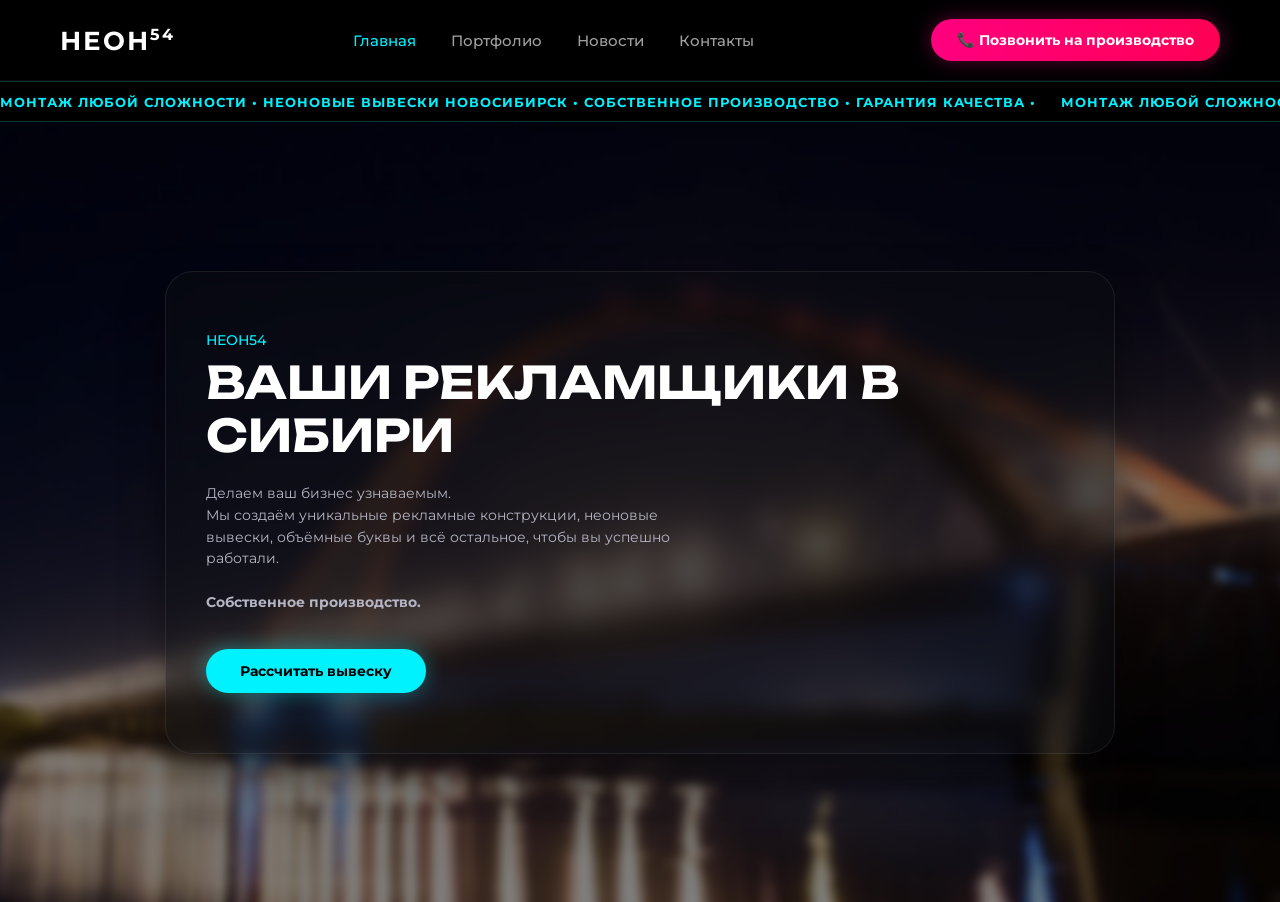
<file: index.html>
<!DOCTYPE html>
<html lang="ru">
<head>
    <meta charset="UTF-8">
    <meta name="viewport" content="width=device-width, initial-scale=1.0">
    <title>НЕОН 54 | Изготовление вывесок Новосибирск</title>
    
    <link href="https://fonts.googleapis.com/css2?family=Montserrat:wght@400;500;600;700&family=Playfair+Display:ital,wght@0,600;0,700;1,400&family=Unbounded:wght@400;700&display=swap" rel="stylesheet">
    <link rel="stylesheet" href="style.css">
</head>
<body>
    <canvas id="canvas"></canvas>

    <div class="site-wrapper">
        <header>
            <div class="container header-inner">
                <div class="logo" onclick="location.href='index.html'">НЕОН<span>54</span></div>
                
                <button class="burger-btn" id="burgerBtn" aria-label="Открыть меню">
                    <span></span>
                    <span></span>
                    <span></span>
                </button>

                <nav class="nav" id="navMenu">
                    <a href="index.html" class="active">Главная</a>
                    <a href="portfolio.html">Портфолио</a>
                    <a href="news.html">Новости</a>
                    <a href="javascript:void(0)" onclick="toggleOverlay('contactsBlock')">Контакты</a>
                </nav>
                <a href="tel:+79609023610" class="btn-call" id="headerCallBtn">
                    📞 Позвонить на производство
                </a>
            </div>
        </header>

        <div class="marquee-container">
            <div class="marquee-content">
                <span>МОНТАЖ ЛЮБОЙ СЛОЖНОСТИ • НЕОНОВЫЕ ВЫВЕСКИ НОВОСИБИРСК • СОБСТВЕННОЕ ПРОИЗВОДСТВО • ГАРАНТИЯ КАЧЕСТВА • </span>
                <span>МОНТАЖ ЛЮБОЙ СЛОЖНОСТИ • НЕОНОВЫЕ ВЫВЕСКИ НОВОСИБИРСК • СОБСТВЕННОЕ ПРОИЗВОДСТВО • ГАРАНТИЯ КАЧЕСТВА • </span>
            </div>
        </div>

        <section class="hero-section">
            <div class="hero-card">
                <div class="neon-heading">НЕОН54</div>
                <h1 class="hero-title">ВАШИ РЕКЛАМЩИКИ В СИБИРИ</h1>
                <p class="hero-subtitle">
                    Делаем ваш бизнес узнаваемым.<br>
                    Мы создаём уникальные рекламные конструкции, неоновые вывески, объёмные буквы и всё остальное, чтобы вы успешно работали.<br><br>
                    <strong>Собственное производство.</strong>
                </p>
                <a href="quiz.html" class="btn-cyan btn-large">Рассчитать вывеску</a>
            </div>
        </section>

        <div id="contactsBlock" class="overlay">
            <div class="overlay-content glass-card">
                <span class="close-x" onclick="toggleOverlay('contactsBlock')">&times;</span>
                <h2>Наши <span>Контакты</span></h2>
                <div style="margin-top: 20px; display: flex; flex-direction: column; align-items: center; gap: 15px;">
                    <p style="margin-bottom: 5px; opacity: 0.9; text-align: center; font-size: 1.05rem;">
                        📍 <strong>Адрес:</strong> г. Новосибирск, ул. Богдана Хмельницкого 71, оф. 324
                    </p>
                    
                    <a href="tel:+79609023610" style="font-size: 1.6rem; color: var(--accent-cyan, #00f2ff); text-decoration: none; font-family: 'Montserrat', sans-serif; font-weight: 700;">
                        📞 +7 (960) 902-36-10
                    </a>

                    <div class="social-links" style="display: flex; gap: 10px; margin-top: 10px; flex-wrap: wrap; justify-content: center;">
                        
                        <a href="https://t.me/neon_baron" target="_blank" class="social-btn tg" title="Написать в Telegram" style="display: inline-flex; align-items: center; gap: 8px; padding: 10px 16px; border-radius: 50px; background: rgba(255, 255, 255, 0.05); border: 1px solid rgba(0, 136, 204, 0.5); color: #fff; text-decoration: none; font-family: 'Montserrat', sans-serif; font-size: 0.85rem; font-weight: 600;">
                            <svg width="18" height="18" viewBox="0 0 24 24" fill="currentColor">
                                <path d="M12 2C6.48 2 2 6.48 2 12s4.48 10 10 10 10-4.48 10-10S17.52 2 12 2zm4.64 6.8c-.15 1.58-.8 5.42-1.13 7.19-.14.75-.42 1-.68 1.03-.58.05-1.02-.38-1.58-.75-.88-.58-1.38-.94-2.23-1.5-.99-.65-.35-1.01.22-1.59.15-.15 2.71-2.48 2.76-2.69.01-.03.01-.14-.07-.2-.08-.06-.19-.04-.27-.02-.12.02-1.96 1.25-5.54 3.69-.52.36-1 .53-1.42.52-.47-.01-1.37-.26-2.03-.48-.82-.27-1.47-.42-1.42-.88.03-.24.37-.49 1.02-.75 3.98-1.73 6.64-2.87 7.97-3.43 3.8-1.58 4.59-1.85 5.1-1.86.11 0 .36.03.52.16.14.12.18.28.2.45-.01.07.01.22 0 .34z"/>
                            </svg>
                            <span>@neon_baron</span>
                        </a>

                        <a href="https://wa.me/79609023610" target="_blank" class="social-btn wa" title="Написать в WhatsApp" style="display: inline-flex; align-items: center; gap: 8px; padding: 10px 16px; border-radius: 50px; background: rgba(255, 255, 255, 0.05); border: 1px solid rgba(37, 211, 102, 0.5); color: #fff; text-decoration: none; font-family: 'Montserrat', sans-serif; font-size: 0.85rem; font-weight: 600;">
                            <svg width="18" height="18" viewBox="0 0 24 24" fill="currentColor">
                                <path d="M12.031 2c-5.517 0-9.993 4.476-9.993 9.993 0 1.763.459 3.479 1.33 4.992l-1.414 5.161 5.283-1.386c1.455.793 3.104 1.226 4.794 1.226 5.517 0 9.993-4.476 9.993-9.993s-4.476-9.993-9.993-9.993zm5.82 14.28c-.244.688-1.228 1.282-2.001 1.349-.53.046-1.223.08-3.541-.882-2.965-1.229-4.871-4.249-5.019-4.446-.148-.198-1.203-1.601-1.203-3.053 0-1.452.759-2.167 1.03-2.459.27-.293.593-.365.791-.365.198 0 .396.002.568.01.182.008.428-.069.67.511.244.58.83 2.029.903 2.176.073.148.121.322.024.516-.096.194-.145.316-.289.489-.145.173-.305.387-.436.52-.145.148-.297.309-.128.6.168.291.752 1.24 1.614 2.008 1.109.988 2.043 1.295 2.334 1.442.291.148.463.123.635-.073.173-.197.74-.863.937-1.159.198-.296.395-.247.665-.148.271.098 1.724.813 2.02 0.961.296.148.494.222.568.346.074.123.074.715-.17 1.403z"/>
                            </svg>
                            <span>WhatsApp</span>
                        </a>

                        <a href="https://www.instagram.com/neon54_nsk?igsh=OGxpdmkyN3NtZmtr" target="_blank" class="social-btn insta" title="Открыть Instagram" style="display: inline-flex; align-items: center; gap: 8px; padding: 10px 16px; border-radius: 50px; background: rgba(255, 255, 255, 0.05); border: 1px solid rgba(225, 48, 108, 0.5); color: #fff; text-decoration: none; font-family: 'Montserrat', sans-serif; font-size: 0.85rem; font-weight: 600;">
                            📸 <span>Instagram</span>
                        </a>

                        <a href="https://max.ru/u/f9LHodD0cOIbjE3GyQc6oJlWuySY1TZguUVA1AE2mDKAelByZnmGbe5Jy_w" target="_blank" class="social-btn max" title="Открыть MAX" style="display: inline-flex; align-items: center; gap: 8px; padding: 10px 16px; border-radius: 50px; background: rgba(255, 255, 255, 0.05); border: 1px solid rgba(0, 242, 255, 0.5); color: #fff; text-decoration: none; font-family: 'Montserrat', sans-serif; font-size: 0.85rem; font-weight: 600;">
                            <span style="font-family: 'Unbounded', sans-serif; font-weight: 800; font-size: 0.75rem; color: #00f2ff;">MAX</span>
                            <span>Мессенджер</span>
                        </a>

                    </div>

                    <p style="margin-top: 15px; opacity: 0.6; font-size: 0.9rem;">Работаем ежедневно. Звоните или пишите для консультации.</p>
                </div>
            </div>
        </div>
    </div>

    <script>
        document.addEventListener('DOMContentLoaded', () => {
            // Логика мобильного меню (бургер)
            const burgerBtn = document.getElementById('burgerBtn');
            const navMenu = document.getElementById('navMenu');
            if (burgerBtn && navMenu) {
                burgerBtn.addEventListener('click', () => {
                    navMenu.classList.toggle('active');
                    burgerBtn.classList.toggle('active');
                });
                navMenu.querySelectorAll('a').forEach(link => {
                    link.addEventListener('click', () => {
                        navMenu.classList.remove('active');
                        burgerBtn.classList.remove('active');
                    });
                });
            }

            window.toggleOverlay = function(id) {
                const el = document.getElementById(id);
                if (el) el.style.display = (window.getComputedStyle(el).display === 'none') ? 'flex' : 'none';
            };

            // Кнопка вызова: на ПК открываем контакты, на мобильных в шапке она скрывается через CSS
            const callBtn = document.getElementById('headerCallBtn');
            if (callBtn) {
                callBtn.addEventListener('click', (e) => {
                    if (window.innerWidth > 768) {
                        e.preventDefault();
                        toggleOverlay('contactsBlock');
                    }
                });
            }

            // Canvas частицы
            const canvas = document.getElementById('canvas');
            if (canvas) {
                const ctx = canvas.getContext('2d');
                let particles = [];
                function resizeCanvas() { canvas.width = window.innerWidth; canvas.height = window.innerHeight; }
                window.addEventListener('resize', resizeCanvas);
                resizeCanvas();

                class Particle {
                    constructor(x, y) {
                        this.x = x; this.y = y; this.size = 2; this.alpha = 1;
                        this.alphaStep = 1 / 50;
                    }
                    update() { this.size = Math.max(0.1, this.size * 0.98); this.alpha -= this.alphaStep; }
                    draw() {
                        ctx.save();
                        ctx.globalAlpha = this.alpha;
                        ctx.beginPath();
                        ctx.arc(this.x, this.y, this.size, 0, Math.PI * 2);
                        ctx.fillStyle = '#00f2ff';
                        ctx.shadowBlur = 10;
                        ctx.shadowColor = '#00f2ff';
                        ctx.fill();
                        ctx.restore();
                    }
                }

                window.addEventListener('mousemove', (e) => {
                    for (let i = 0; i < 2; i++) particles.push(new Particle(e.clientX, e.clientY));
                });

                function animate() {
                    ctx.clearRect(0, 0, canvas.width, canvas.height);
                    particles.forEach((p, i) => {
                        p.update(); p.draw();
                        if (p.alpha <= 0) particles.splice(i, 1);
                    });
                    requestAnimationFrame(animate);
                }
                animate();
            }
        });
    </script>
</body>
</html>
</file>
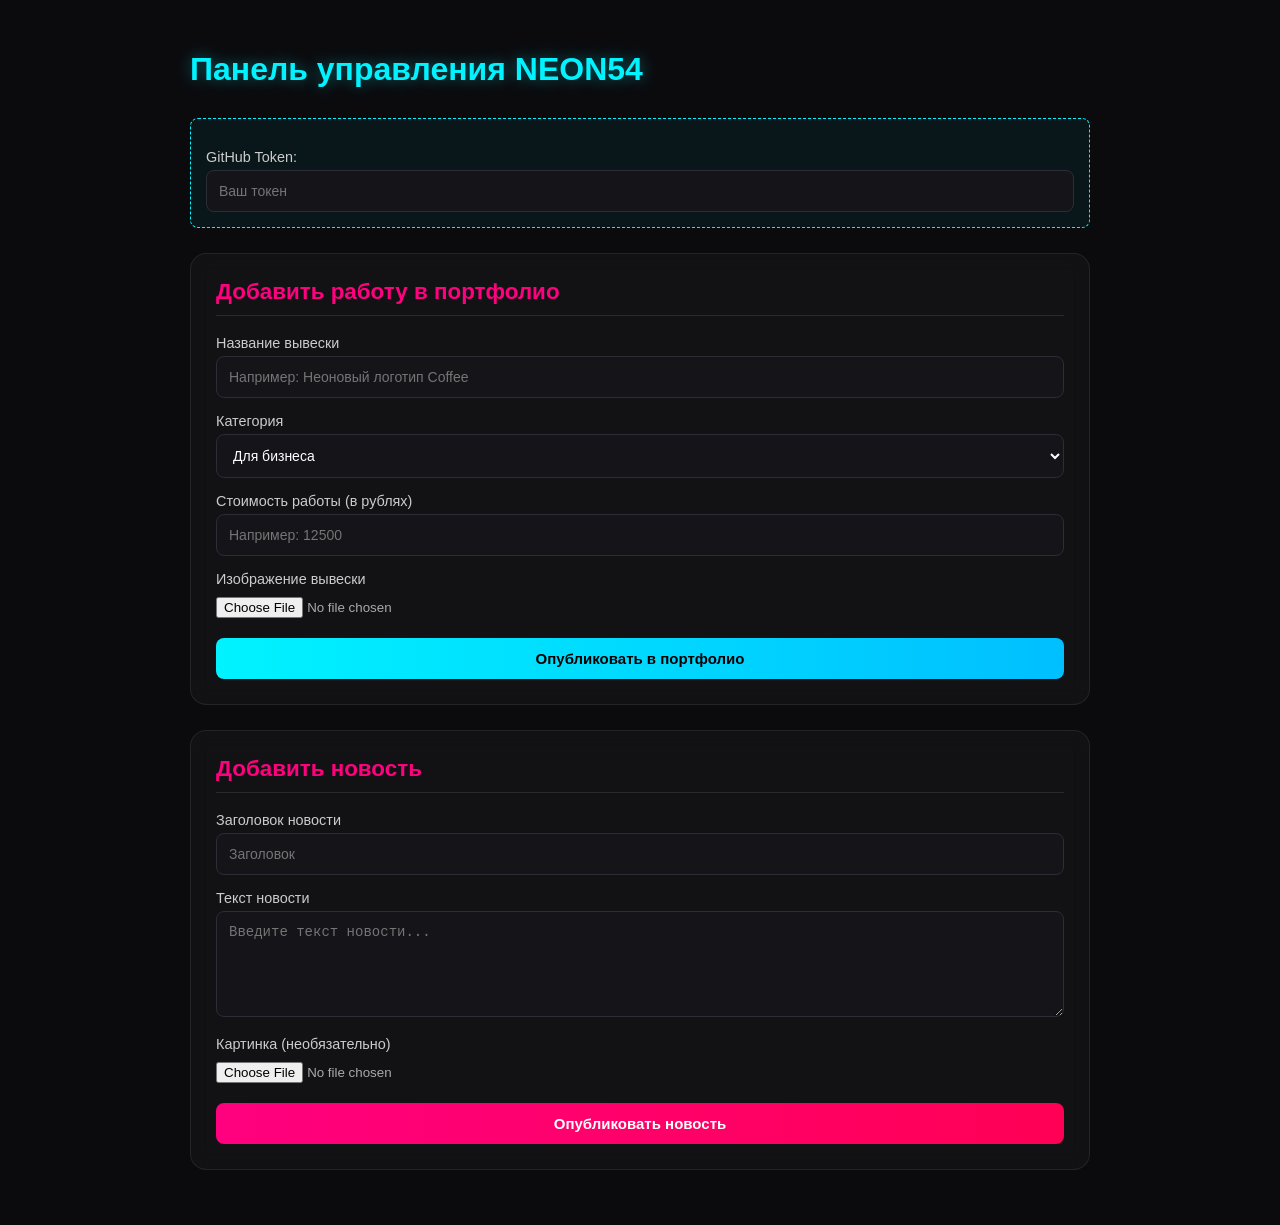
<file: admin.html>
<!DOCTYPE html>
<html lang="ru">
<head>
    <meta charset="UTF-8">
    <meta name="viewport" content="width=device-width, initial-scale=1.0">
    <title>Панель управления сайтом NEON54</title>
    <style>
        body { background: #0b0b0e; color: #fff; font-family: 'Segoe UI', Roboto, sans-serif; padding: 30px; margin: 0; }
        .container { max-width: 900px; margin: 0 auto; }
        h1 { color: #00f3ff; text-shadow: 0 0 15px rgba(0, 243, 255, 0.4); margin-bottom: 30px; font-size: 2rem; }
        .card { background: rgba(255, 255, 255, 0.03); border: 1px solid rgba(255, 255, 255, 0.08); padding: 25px; border-radius: 16px; margin-bottom: 25px; backdrop-filter: blur(10px); }
        h2 { margin-top: 0; color: #ff007f; font-size: 1.4rem; border-bottom: 1px solid rgba(255,255,255,0.1); padding-bottom: 10px; }
        label { display: block; margin: 15px 0 5px; color: #ccc; font-size: 0.9rem; }
        input[type="text"], input[type="number"], input[type="password"], textarea, select { width: 100%; padding: 12px; background: #141419; border: 1px solid #2d2d37; border-radius: 8px; color: #fff; box-sizing: border-box; font-size: 14px; }
        input:focus, textarea:focus, select:focus { border-color: #00f3ff; outline: none; }
        button { background: linear-gradient(90deg, #ff007f, #ff0055); color: white; border: none; padding: 12px 25px; border-radius: 8px; font-weight: bold; cursor: pointer; margin-top: 20px; transition: 0.3s; width: 100%; font-size: 15px; }
        button:hover { opacity: 0.9; box-shadow: 0 0 15px rgba(255, 0, 127, 0.4); }
        .btn-portfolio { background: linear-gradient(90deg, #00f3ff, #00bfff); color: #000; }
        .btn-portfolio:hover { box-shadow: 0 0 15px rgba(0, 243, 255, 0.4); }
        .token-box { background: rgba(0, 243, 255, 0.05); border: 1px dashed #00f3ff; padding: 15px; border-radius: 8px; margin-bottom: 25px; }
    </style>
</head>
<body>

<div class="container">
    <h1>Панель управления NEON54</h1>

    <div class="token-box">
        <label for="github-token">GitHub Token:</label>
        <input type="password" id="github-token" placeholder="Ваш токен">
    </div>

    <div class="card">
        <h2>Добавить работу в портфолио</h2>
        <form id="portfolio-form">
            <label for="p-title">Название вывески</label>
            <input type="text" id="p-title" placeholder="Например: Неоновый логотип Coffee" required>

            <label for="p-category">Категория</label>
            <select id="p-category">
                <option value="Для бизнеса">Для бизнеса</option>
                <option value="Для дома">Для дома</option>
            </select>

            <label for="p-price">Стоимость работы (в рублях)</label>
            <input type="number" id="p-price" placeholder="Например: 12500" required min="0">

            <label for="p-image">Изображение вывески</label>
            <input type="file" id="p-image" accept="image/*" required style="margin-top:5px; color:#aaa;">

            <button type="submit" class="btn-portfolio">Опубликовать в портфолио</button>
        </form>
    </div>

    <div class="card">
        <h2>Добавить новость</h2>
        <form id="news-form">
            <label for="n-title">Заголовок новости</label>
            <input type="text" id="n-title" placeholder="Заголовок" required>

            <label for="n-text">Текст новости</label>
            <textarea id="n-text" rows="5" placeholder="Введите текст новости..." required></textarea>

            <label for="n-image">Картинка (необязательно)</label>
            <input type="file" id="n-image" accept="image/*" style="margin-top:5px; color:#aaa;">

            <button type="submit">Опубликовать новость</button>
        </form>
    </div>
</div>

<script>
    const tokenInput = document.getElementById('github-token');
    tokenInput.value = localStorage.getItem('github_token') || "";
    tokenInput.addEventListener('input', () => {
        localStorage.setItem('github_token', tokenInput.value.trim());
    });
    if (!localStorage.getItem('github_token')) {
        localStorage.setItem('github_token', tokenInput.value);
    }

    const REPO = 'lizzi678/neon54';
    const BRANCH = 'main';
    const FILE_PATH = 'data.json';

    async function processImage(file, maxWidth = 800) {
        return new Promise((resolve) => {
            if (!file) resolve('');
            const reader = new FileReader();
            reader.readAsDataURL(file);
            reader.onload = (event) => {
                const img = new Image();
                img.src = event.target.result;
                img.onload = () => {
                    const canvas = document.createElement('canvas');
                    let width = img.width;
                    let height = img.height;
                    if (width > maxWidth) {
                        height = Math.round((height * maxWidth) / width);
                        width = maxWidth;
                    }
                    canvas.width = width;
                    canvas.height = height;
                    const ctx = canvas.getContext('2d');
                    ctx.drawImage(img, 0, 0, width, height);
                    resolve(canvas.toDataURL('image/jpeg', 0.7));
                };
            };
        });
    }

    async function loadDataFromGitHub() {
        try {
            const res = await fetch(`https://api.github.com/repos/${REPO}/contents/${FILE_PATH}?ref=${BRANCH}`);
            if (!res.ok) return { news: [], portfolio: [] };
            const data = await res.json();
            const jsonString = decodeURIComponent(escape(atob(data.content)));
            return JSON.parse(jsonString);
        } catch (e) {
            return { news: [], portfolio: [] };
        }
    }

    async function saveDataToGitHub(newData, message) {
        const token = tokenInput.value.trim();
        if (!token) {
            alert('Пожалуйста, введите токен!');
            return false;
        }

        try {
            const getRes = await fetch(`https://api.github.com/repos/${REPO}/contents/${FILE_PATH}?ref=${BRANCH}`, {
                headers: { 'Authorization': `token ${token}` }
            });
            
            let sha = '';
            if (getRes.ok) {
                const fileData = await getRes.json();
                sha = fileData.sha;
            }

            const contentEncoded = btoa(unescape(encodeURIComponent(JSON.stringify(newData, null, 2))));

            const putRes = await fetch(`https://api.github.com/repos/${REPO}/contents/${FILE_PATH}`, {
                method: 'PUT',
                headers: {
                    'Authorization': `token ${token}`,
                    'Content-Type': 'application/json',
                },
                body: JSON.stringify({
                    message: message,
                    content: contentEncoded,
                    branch: BRANCH,
                    sha: sha ? sha : undefined
                })
            });

            if (putRes.ok) {
                return true;
            } else {
                const err = await putRes.json();
                alert('Ошибка GitHub: ' + (err.message || 'Не удалось сохранить'));
                return false;
            }
        } catch (e) {
            alert('Ошибка сети: ' + e.message);
            return false;
        }
    }

    document.getElementById('portfolio-form').addEventListener('submit', async function(e) {
        e.preventDefault();
        const imageFile = document.getElementById('p-image').files[0];
        const base64Image = await processImage(imageFile);
        
        let db = await loadDataFromGitHub();
        db.portfolio = db.portfolio || [];
        db.portfolio.push({
            id: Date.now(),
            title: document.getElementById('p-title').value.trim(),
            category: document.getElementById('p-category').value,
            price: document.getElementById('p-price').value,
            image: base64Image
        });
        
        const success = await saveDataToGitHub(db, 'Добавлена работа в портфолио');
        if (success) {
            alert("Работа успешно опубликована!");
            this.reset();
        }
    });

    document.getElementById('news-form').addEventListener('submit', async function(e) {
        e.preventDefault();
        const imageFile = document.getElementById('n-image').files[0];
        const base64Image = imageFile ? await processImage(imageFile) : '';
        
        let db = await loadDataFromGitHub();
        db.news = db.news || [];
        db.news.push({
            id: Date.now(),
            title: document.getElementById('n-title').value.trim(),
            date: new Date().toLocaleDateString('ru-RU'),
            text: document.getElementById('n-text').value.trim(),
            image: base64Image
        });
        
        const success = await saveDataToGitHub(db, 'Добавлена новость');
        if (success) {
            alert("Новость успешно опубликована!");
            this.reset();
        }
    });
</script>
</body>
</html>
</file>
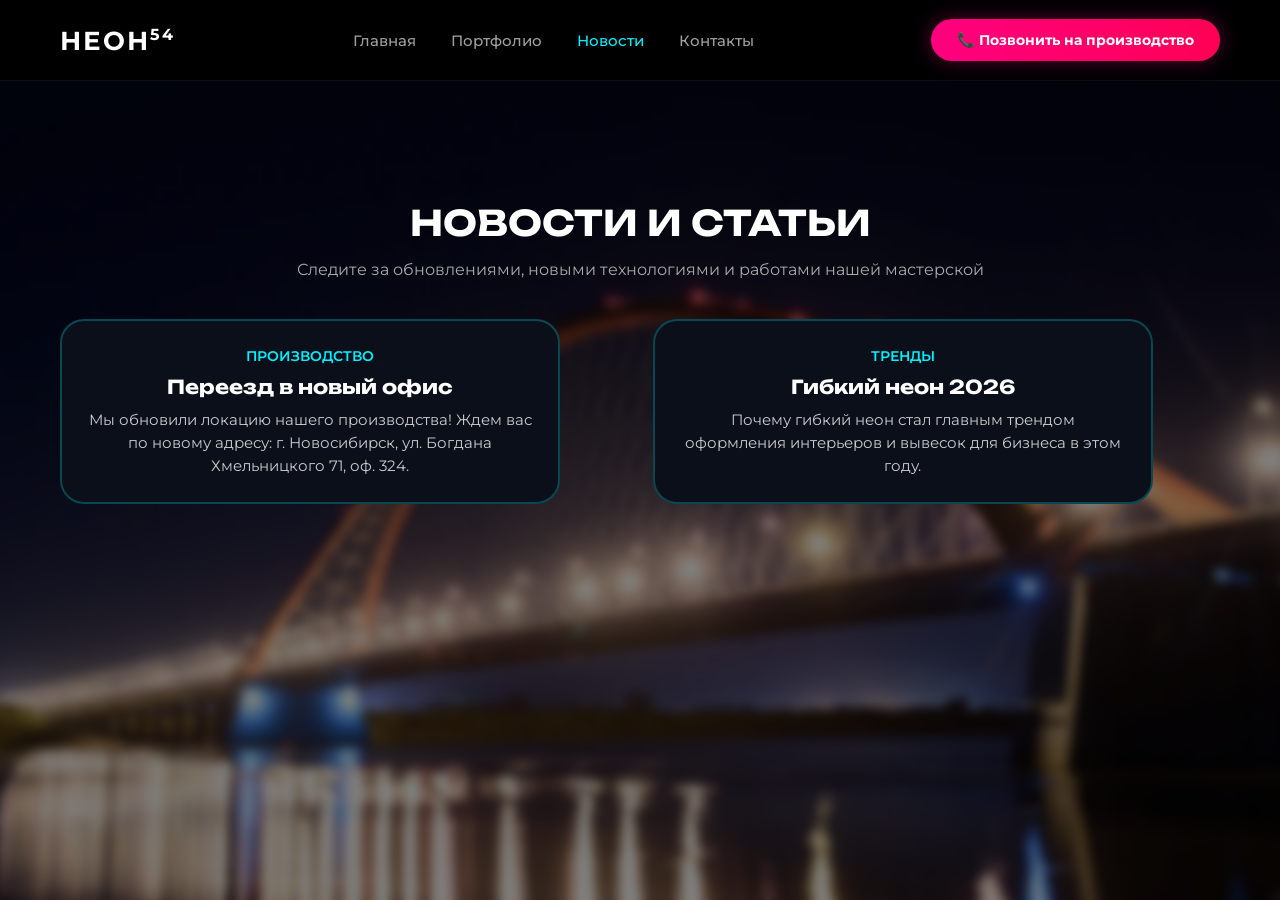
<file: news.html>
<!DOCTYPE html>
<html lang="ru">
<head>
    <meta charset="UTF-8">
    <meta name="viewport" content="width=device-width, initial-scale=1.0">
    <title>Новости | НЕОН 54</title>
    
    <link href="https://fonts.googleapis.com/css2?family=Montserrat:wght@400;500;600;700&family=Unbounded:wght@400;700&display=swap" rel="stylesheet">
    <link rel="stylesheet" href="style.css">
</head>
<body>
    <div class="site-wrapper">
        <header>
            <div class="container header-inner">
                <div class="logo" onclick="location.href='index.html'">НЕОН<span>54</span></div>
                
                <button class="burger-btn" id="burgerBtn" aria-label="Открыть меню">
                    <span></span>
                    <span></span>
                    <span></span>
                </button>

                <nav class="nav" id="navMenu">
                    <a href="index.html">Главная</a>
                    <a href="portfolio.html">Портфолио</a>
                    <a href="news.html" class="active">Новости</a>
                    <a href="javascript:void(0)" onclick="toggleOverlay('contactsBlock')">Контакты</a>
                </nav>
                <a href="tel:+79609023610" class="btn-call" id="headerCallBtn">
                    📞 Позвонить на производство
                </a>
            </div>
        </header>

        <main class="container" style="padding-top: 120px; padding-bottom: 60px;">
            <h1 style="font-family: 'Unbounded', sans-serif; text-align: center; color: #fff; font-size: 2.2rem; margin-bottom: 15px;">НОВОСТИ И СТАТЬИ</h1>
            <p style="text-align: center; color: #aaa; margin-bottom: 40px; font-family: 'Montserrat', sans-serif;">
                Следите за обновлениями, новыми технологиями и работами нашей мастерской
            </p>

            <div class="news-grid" style="display: grid; grid-template-columns: repeat(auto-fit, minmax(300px, 1fr)); gap: 25px;">
                <article class="glass-card" style="padding: 25px;">
                    <span style="color: #00f2ff; font-size: 0.85rem; font-weight: 600;">ПРОИЗВОДСТВО</span>
                    <h3 style="color: #fff; font-family: 'Unbounded', sans-serif; font-size: 1.2rem; margin: 10px 0;">Переезд в новый офис</h3>
                    <p style="color: #ccc; font-size: 0.95rem; line-height: 1.5; font-family: 'Montserrat', sans-serif;">
                        Мы обновили локацию нашего производства! Ждем вас по новому адресу: г. Новосибирск, ул. Богдана Хмельницкого 71, оф. 324.
                    </p>
                </article>

                <article class="glass-card" style="padding: 25px;">
                    <span style="color: #00f2ff; font-size: 0.85rem; font-weight: 600;">ТРЕНДЫ</span>
                    <h3 style="color: #fff; font-family: 'Unbounded', sans-serif; font-size: 1.2rem; margin: 10px 0;">Гибкий неон 2026</h3>
                    <p style="color: #ccc; font-size: 0.95rem; line-height: 1.5; font-family: 'Montserrat', sans-serif;">
                        Почему гибкий неон стал главным трендом оформления интерьеров и вывесок для бизнеса в этом году.
                    </p>
                </article>
            </div>
        </main>

        <div id="contactsBlock" class="overlay">
            <div class="overlay-content glass-card">
                <span class="close-x" onclick="toggleOverlay('contactsBlock')">&times;</span>
                <h2>Наши <span>Контакты</span></h2>
                <div style="margin-top: 20px; display: flex; flex-direction: column; align-items: center; gap: 15px;">
                    <p style="margin-bottom: 5px; opacity: 0.9; text-align: center; font-size: 1.05rem;">
                        📍 <strong>Адрес:</strong> г. Новосибирск, ул. Богдана Хмельницкого 71, оф. 324
                    </p>
                    
                    <a href="tel:+79609023610" style="font-size: 1.6rem; color: var(--accent-cyan, #00f2ff); text-decoration: none; font-family: 'Montserrat', sans-serif; font-weight: 700;">
                        📞 +7 (960) 902-36-10
                    </a>

                    <div class="social-links" style="display: flex; gap: 10px; margin-top: 10px; flex-wrap: wrap; justify-content: center;">
                        <a href="https://t.me/neon_baron" target="_blank" class="social-btn tg" style="display: inline-flex; align-items: center; gap: 8px; padding: 10px 16px; border-radius: 50px; background: rgba(255, 255, 255, 0.05); border: 1px solid rgba(0, 136, 204, 0.5); color: #fff; text-decoration: none; font-size: 0.85rem; font-weight: 600;">Telegram</a>
                        <a href="https://wa.me/79609023610" target="_blank" class="social-btn wa" style="display: inline-flex; align-items: center; gap: 8px; padding: 10px 16px; border-radius: 50px; background: rgba(255, 255, 255, 0.05); border: 1px solid rgba(37, 211, 102, 0.5); color: #fff; text-decoration: none; font-size: 0.85rem; font-weight: 600;">WhatsApp</a>
                        <a href="https://www.instagram.com/neon54_nsk?igsh=OGxpdmkyN3NtZmtr" target="_blank" class="social-btn insta" style="display: inline-flex; align-items: center; gap: 8px; padding: 10px 16px; border-radius: 50px; background: rgba(255, 255, 255, 0.05); border: 1px solid rgba(225, 48, 108, 0.5); color: #fff; text-decoration: none; font-size: 0.85rem; font-weight: 600;">📸 Instagram</a>
                    </div>
                </div>
            </div>
        </div>
    </div>

    <script>
        document.addEventListener('DOMContentLoaded', () => {
            // Логика мобильного меню (бургер)
            const burgerBtn = document.getElementById('burgerBtn');
            const navMenu = document.getElementById('navMenu');
            if (burgerBtn && navMenu) {
                burgerBtn.addEventListener('click', () => {
                    navMenu.classList.toggle('active');
                    burgerBtn.classList.toggle('active');
                });
                navMenu.querySelectorAll('a').forEach(link => {
                    link.addEventListener('click', () => {
                        navMenu.classList.remove('active');
                        burgerBtn.classList.remove('active');
                    });
                });
            }

            window.toggleOverlay = function(id) {
                const el = document.getElementById(id);
                if (el) el.style.display = (window.getComputedStyle(el).display === 'none') ? 'flex' : 'none';
            };

            const callBtn = document.getElementById('headerCallBtn');
            if (callBtn) {
                callBtn.addEventListener('click', (e) => {
                    if (window.innerWidth > 768) {
                        e.preventDefault();
                        toggleOverlay('contactsBlock');
                    }
                });
            }
        });
    </script>
</body>
</html>
</file>
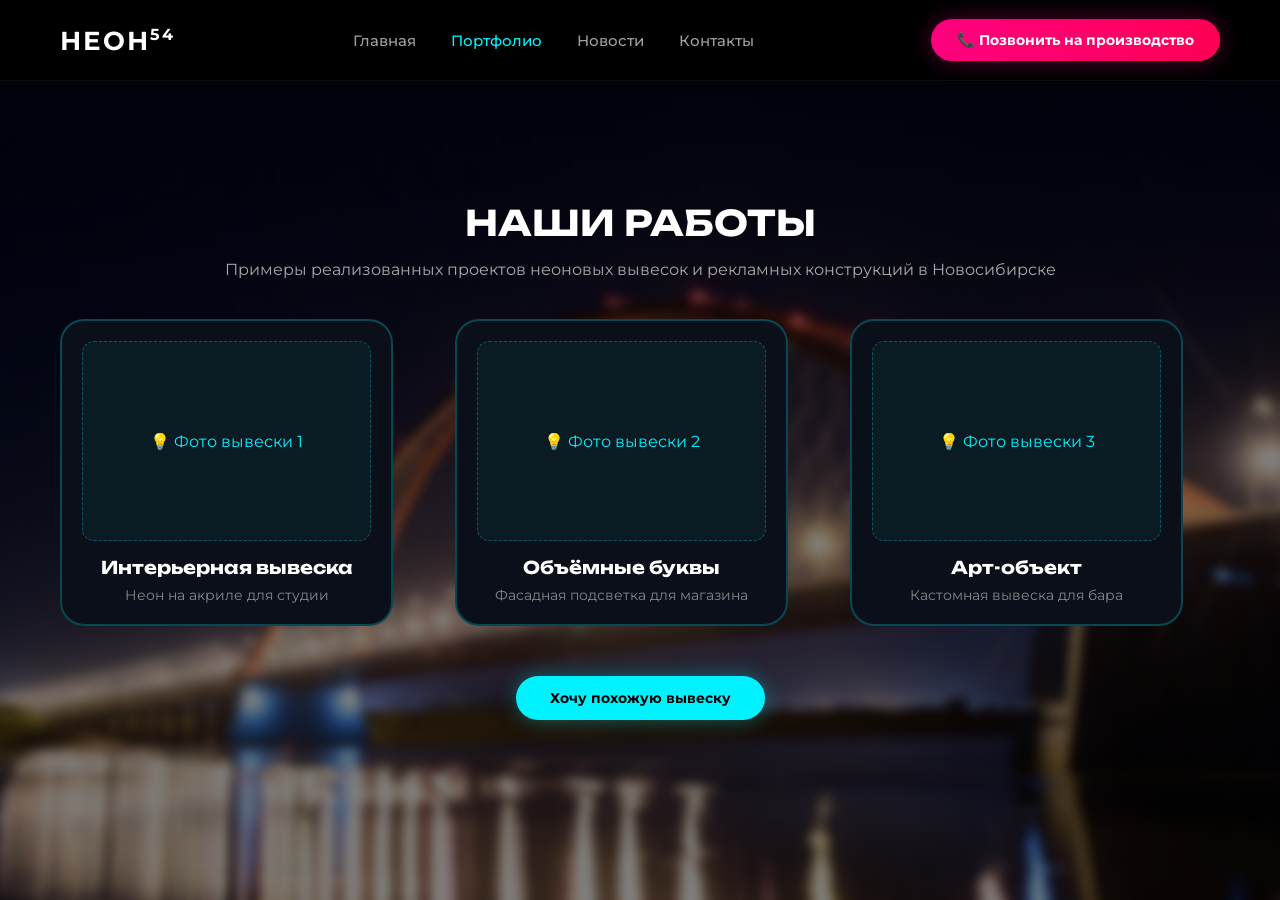
<file: portfolio.html>
<!DOCTYPE html>
<html lang="ru">
<head>
    <meta charset="UTF-8">
    <meta name="viewport" content="width=device-width, initial-scale=1.0">
    <title>Портфолио | НЕОН 54</title>
    
    <link href="https://fonts.googleapis.com/css2?family=Montserrat:wght@400;500;600;700&family=Unbounded:wght@400;700&display=swap" rel="stylesheet">
    <link rel="stylesheet" href="style.css">
</head>
<body>
    <div class="site-wrapper">
        <header>
            <div class="container header-inner">
                <div class="logo" onclick="location.href='index.html'">НЕОН<span>54</span></div>
                
                <button class="burger-btn" id="burgerBtn" aria-label="Открыть меню">
                    <span></span>
                    <span></span>
                    <span></span>
                </button>

                <nav class="nav" id="navMenu">
                    <a href="index.html">Главная</a>
                    <a href="portfolio.html" class="active">Портфолио</a>
                    <a href="news.html">Новости</a>
                    <a href="javascript:void(0)" onclick="toggleOverlay('contactsBlock')">Контакты</a>
                </nav>
                <a href="tel:+79609023610" class="btn-call" id="headerCallBtn">
                    📞 Позвонить на производство
                </a>
            </div>
        </header>

        <main class="container" style="padding-top: 120px; padding-bottom: 60px;">
            <h1 style="font-family: 'Unbounded', sans-serif; text-align: center; color: #fff; font-size: 2.2rem; margin-bottom: 15px;">НАШИ РАБОТЫ</h1>
            <p style="text-align: center; color: #aaa; margin-bottom: 40px; font-family: 'Montserrat', sans-serif;">
                Примеры реализованных проектов неоновых вывесок и рекламных конструкций в Новосибирске
            </p>

            <div class="portfolio-grid" style="display: grid; grid-template-columns: repeat(auto-fit, minmax(280px, 1fr)); gap: 25px;">
                <div class="glass-card" style="padding: 20px; text-align: center;">
                    <div style="width: 100%; height: 200px; background: rgba(0,242,255,0.05); border: 1px dashed rgba(0,242,255,0.3); border-radius: 12px; display: flex; align-items: center; justify-content: center; margin-bottom: 15px; color: #00f2ff;">
                        💡 Фото вывески 1
                    </div>
                    <h3 style="color: #fff; font-family: 'Unbounded', sans-serif; font-size: 1.1rem;">Интерьерная вывеска</h3>
                    <p style="color: #888; font-size: 0.9rem; margin-top: 8px;">Неон на акриле для студии</p>
                </div>

                <div class="glass-card" style="padding: 20px; text-align: center;">
                    <div style="width: 100%; height: 200px; background: rgba(0,242,255,0.05); border: 1px dashed rgba(0,242,255,0.3); border-radius: 12px; display: flex; align-items: center; justify-content: center; margin-bottom: 15px; color: #00f2ff;">
                        💡 Фото вывески 2
                    </div>
                    <h3 style="color: #fff; font-family: 'Unbounded', sans-serif; font-size: 1.1rem;">Объёмные буквы</h3>
                    <p style="color: #888; font-size: 0.9rem; margin-top: 8px;">Фасадная подсветка для магазина</p>
                </div>

                <div class="glass-card" style="padding: 20px; text-align: center;">
                    <div style="width: 100%; height: 200px; background: rgba(0,242,255,0.05); border: 1px dashed rgba(0,242,255,0.3); border-radius: 12px; display: flex; align-items: center; justify-content: center; margin-bottom: 15px; color: #00f2ff;">
                        💡 Фото вывески 3
                    </div>
                    <h3 style="color: #fff; font-family: 'Unbounded', sans-serif; font-size: 1.1rem;">Арт-объект</h3>
                    <p style="color: #888; font-size: 0.9rem; margin-top: 8px;">Кастомная вывеска для бара</p>
                </div>
            </div>

            <div style="text-align: center; margin-top: 50px;">
                <a href="quiz.html" class="btn-cyan btn-large">Хочу похожую вывеску</a>
            </div>
        </main>

        <div id="contactsBlock" class="overlay">
            <div class="overlay-content glass-card">
                <span class="close-x" onclick="toggleOverlay('contactsBlock')">&times;</span>
                <h2>Наши <span>Контакты</span></h2>
                <div style="margin-top: 20px; display: flex; flex-direction: column; align-items: center; gap: 15px;">
                    <p style="margin-bottom: 5px; opacity: 0.9; text-align: center; font-size: 1.05rem;">
                        📍 <strong>Адрес:</strong> г. Новосибирск, ул. Богдана Хмельницкого 71, оф. 324
                    </p>
                    
                    <a href="tel:+79609023610" style="font-size: 1.6rem; color: var(--accent-cyan, #00f2ff); text-decoration: none; font-family: 'Montserrat', sans-serif; font-weight: 700;">
                        📞 +7 (960) 902-36-10
                    </a>

                    <div class="social-links" style="display: flex; gap: 10px; margin-top: 10px; flex-wrap: wrap; justify-content: center;">
                        <a href="https://t.me/neon_baron" target="_blank" class="social-btn tg" style="display: inline-flex; align-items: center; gap: 8px; padding: 10px 16px; border-radius: 50px; background: rgba(255, 255, 255, 0.05); border: 1px solid rgba(0, 136, 204, 0.5); color: #fff; text-decoration: none; font-size: 0.85rem; font-weight: 600;">Telegram</a>
                        <a href="https://wa.me/79609023610" target="_blank" class="social-btn wa" style="display: inline-flex; align-items: center; gap: 8px; padding: 10px 16px; border-radius: 50px; background: rgba(255, 255, 255, 0.05); border: 1px solid rgba(37, 211, 102, 0.5); color: #fff; text-decoration: none; font-size: 0.85rem; font-weight: 600;">WhatsApp</a>
                        <a href="https://www.instagram.com/neon54_nsk?igsh=OGxpdmkyN3NtZmtr" target="_blank" class="social-btn insta" style="display: inline-flex; align-items: center; gap: 8px; padding: 10px 16px; border-radius: 50px; background: rgba(255, 255, 255, 0.05); border: 1px solid rgba(225, 48, 108, 0.5); color: #fff; text-decoration: none; font-size: 0.85rem; font-weight: 600;">📸 Instagram</a>
                    </div>
                </div>
            </div>
        </div>
    </div>

    <script>
        document.addEventListener('DOMContentLoaded', () => {
            // Логика мобильного меню (бургер)
            const burgerBtn = document.getElementById('burgerBtn');
            const navMenu = document.getElementById('navMenu');
            if (burgerBtn && navMenu) {
                burgerBtn.addEventListener('click', () => {
                    navMenu.classList.toggle('active');
                    burgerBtn.classList.toggle('active');
                });
                navMenu.querySelectorAll('a').forEach(link => {
                    link.addEventListener('click', () => {
                        navMenu.classList.remove('active');
                        burgerBtn.classList.remove('active');
                    });
                });
            }

            window.toggleOverlay = function(id) {
                const el = document.getElementById(id);
                if (el) el.style.display = (window.getComputedStyle(el).display === 'none') ? 'flex' : 'none';
            };

            const callBtn = document.getElementById('headerCallBtn');
            if (callBtn) {
                callBtn.addEventListener('click', (e) => {
                    if (window.innerWidth > 768) {
                        e.preventDefault();
                        toggleOverlay('contactsBlock');
                    }
                });
            }
        });
    </script>
</body>
</html>
</file>
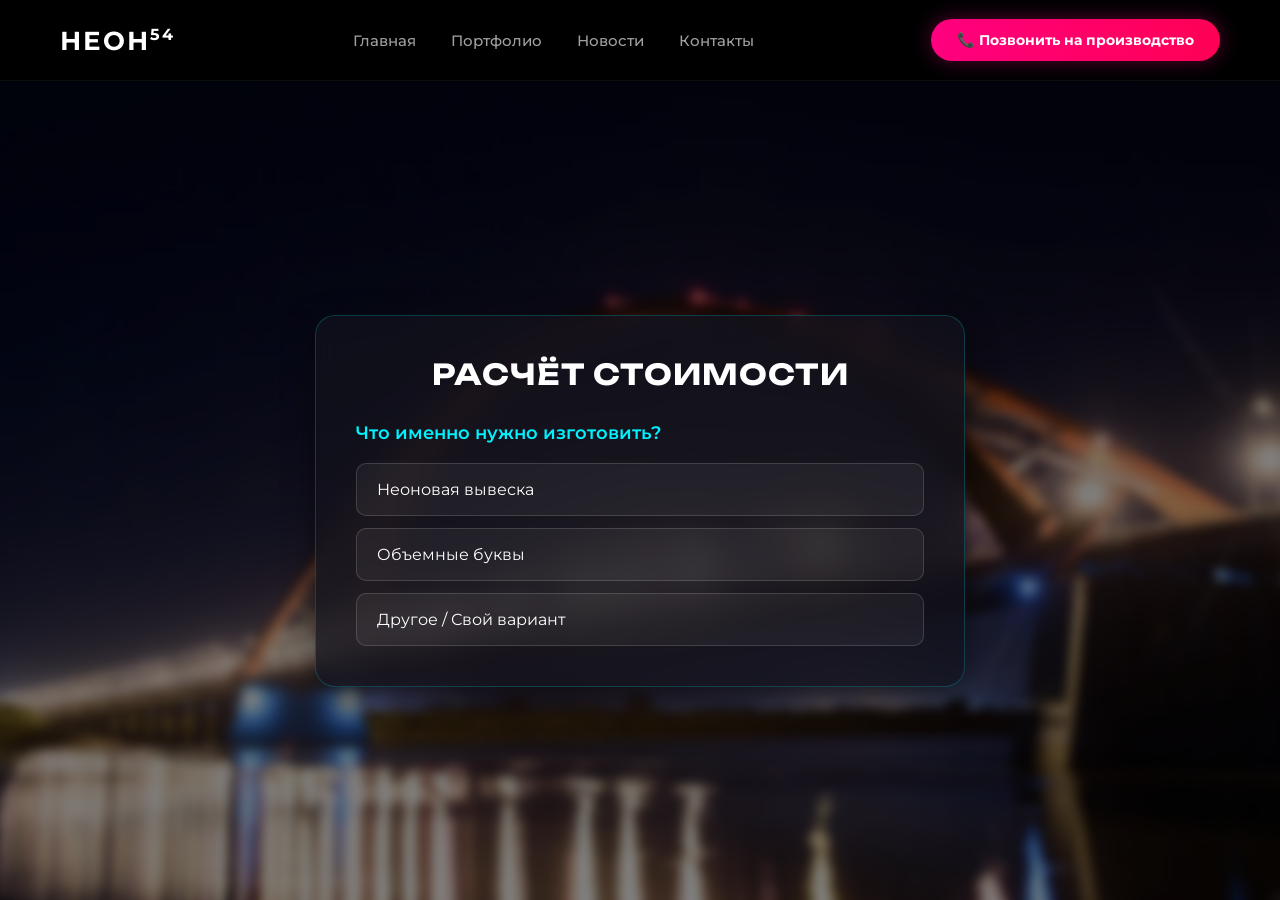
<file: quiz.html>
<!DOCTYPE html>
<html lang="ru">
<head>
    <meta charset="UTF-8">
    <meta name="viewport" content="width=device-width, initial-scale=1.0">
    <title>Заказать расчёт | НЕОН 54</title>
    
    <link href="https://fonts.googleapis.com/css2?family=Montserrat:wght@400;500;600;700&family=Unbounded:wght@400;700&display=swap" rel="stylesheet">
    <link rel="stylesheet" href="style.css">
    <link rel="stylesheet" href="quiz.css">
</head>
<body>
    <div class="site-wrapper">
        <header>
            <div class="container header-inner">
                <div class="logo" onclick="location.href='index.html'">НЕОН<span>54</span></div>
                
                <button class="burger-btn" id="burgerBtn" aria-label="Открыть меню">
                    <span></span>
                    <span></span>
                    <span></span>
                </button>

                <nav class="nav" id="navMenu">
                    <a href="index.html">Главная</a>
                    <a href="portfolio.html">Портфолио</a>
                    <a href="news.html">Новости</a>
                    <a href="javascript:void(0)" onclick="toggleOverlay('contactsBlock')">Контакты</a>
                </nav>
                <a href="tel:+79609023610" class="btn-call" id="headerCallBtn">
                    📞 Позвонить на производство
                </a>
            </div>
        </header>

        <div class="quiz-page-wrapper">
            <div class="quiz-container">
                <h1 class="quiz-main-title">РАСЧЁТ СТОИМОСТИ</h1>
                
                <form id="tg-quiz-form">
                    <div class="quiz-step active" id="step-type">
                        <h3 class="step-title">Что именно нужно изготовить?</h3>
                        <div class="quiz-options">
                            <button type="button" class="quiz-btn" onclick="next('type', 'Неоновая вывеска', 'step-location')">Неоновая вывеска</button>
                            <button type="button" class="quiz-btn" onclick="next('type', 'Объемные буквы', 'step-location')">Объемные буквы</button>
                            <button type="button" class="quiz-btn" onclick="next('type', 'Другое', 'step-other')">Другое / Свой вариант</button>
                        </div>
                    </div>

                    <div class="quiz-step" id="step-location">
                        <h3 class="step-title">Где будет висеть конструкция?</h3>
                        <div class="quiz-options">
                            <button type="button" class="quiz-btn" onclick="next('location', 'В помещении (интерьерная)', 'step-size')">Внутри помещения</button>
                            <button type="button" class="quiz-btn" onclick="next('location', 'На улице (фасадная)', 'step-size')">На улице</button>
                        </div>
                        <div class="quiz-nav-row">
                            <button type="button" class="quiz-back-btn" onclick="showStep('step-type')">← Назад</button>
                        </div>
                    </div>

                    <div class="quiz-step" id="step-other">
                        <h3 class="step-title">Опишите вашу задачу:</h3>
                        <textarea id="quiz_other_desc" class="quiz-field" rows="4" placeholder="Напишите здесь, что вы хотите..."></textarea>
                        <div class="quiz-nav-row">
                            <button type="button" class="quiz-back-btn" onclick="showStep('step-type')">← Назад</button>
                            <button type="button" class="btn-submit" onclick="showStep('step-contacts')">Далее</button>
                        </div>
                    </div>

                    <div class="quiz-step" id="step-size">
                        <h3 class="step-title">Примерные размеры (см):</h3>
                        <input type="text" id="quiz_size" class="quiz-field" placeholder="Например: 80 х 30 см">
                        
                        <h3 class="step-title">Пожелания (цвет, текст):</h3>
                        <textarea id="quiz_visual_desc" class="quiz-field" rows="3" placeholder="Какой текст или логотип нужен?"></textarea>
                        
                        <div class="quiz-nav-row">
                            <button type="button" class="quiz-back-btn" onclick="showStep('step-location')">← Назад</button>
                            <button type="button" class="btn-submit" onclick="showStep('step-contacts')">Далее</button>
                        </div>
                    </div>

                    <div class="quiz-step" id="step-contacts">
                        <h3 class="step-title">Куда прислать расчет?</h3>
                        <input type="text" id="quiz_phone" class="quiz-field" placeholder="Ваш номер телефона" required>
                        
                        <select id="quiz_messenger" class="quiz-field">
                            <option value="Telegram">Telegram</option>
                            <option value="WhatsApp">WhatsApp</option>
                            <option value="Макс">Макс</option>
                            <option value="Почта">Почта</option>
                            <option value="Просто позвонить">Просто позвонить</option>
                        </select>
                        
                        <div class="quiz-nav-row">
                            <button type="button" class="quiz-back-btn" id="final-back-btn">← Назад</button>
                            <button type="submit" class="btn-submit">Отправить заявку</button>
                        </div>
                    </div>
                </form>
            </div>
        </div>

        <div id="contactsBlock" class="overlay">
            <div class="overlay-content glass-card">
                <span class="close-x" onclick="toggleOverlay('contactsBlock')">&times;</span>
                <h2>Наши <span>Контакты</span></h2>
                <div style="margin-top: 20px; display: flex; flex-direction: column; align-items: center; gap: 15px;">
                    <p style="margin-bottom: 5px; opacity: 0.9; text-align: center; font-size: 1.05rem;">
                        📍 <strong>Адрес:</strong> г. Новосибирск, ул. Богдана Хмельницкого 71, оф. 324
                    </p>
                    <a href="tel:+79609023610" style="font-size: 1.6rem; color: var(--accent-cyan, #00f2ff); text-decoration: none; font-family: 'Montserrat', sans-serif; font-weight: 700;">
                        📞 +7 (960) 902-36-10
                    </a>
                </div>
            </div>
        </div>
    </div>

    <div class="modal-overlay" id="successModal">
        <div class="success-modal">
            <h2>Заявка отправлена!</h2>
            <p>Спасибо! Мы уже получили вашу заявку и свяжемся с вами в ближайшее время.</p>
            <button class="btn-submit" onclick="closeSuccessModal()">Отлично</button>
        </div>
    </div>

    <script>
        document.addEventListener('DOMContentLoaded', () => {
            const burgerBtn = document.getElementById('burgerBtn');
            const navMenu = document.getElementById('navMenu');
            if (burgerBtn && navMenu) {
                burgerBtn.addEventListener('click', () => {
                    navMenu.classList.toggle('active');
                    burgerBtn.classList.toggle('active');
                });
                navMenu.querySelectorAll('a').forEach(link => {
                    link.addEventListener('click', () => {
                        navMenu.classList.remove('active');
                        burgerBtn.classList.remove('active');
                    });
                });
            }

            window.toggleOverlay = function(id) {
                const el = document.getElementById(id);
                if (el) el.style.display = (window.getComputedStyle(el).display === 'none') ? 'flex' : 'none';
            };

            const callBtn = document.getElementById('headerCallBtn');
            if (callBtn) {
                callBtn.addEventListener('click', (e) => {
                    if (window.innerWidth > 768) {
                        e.preventDefault();
                        toggleOverlay('contactsBlock');
                    }
                });
            }
        });

        let answers = {
            type: '',
            location: '',
            size: '',
            desc: '',
            phone: '',
            messenger: ''
        };

        function next(field, value, nextStepId) {
            answers[field] = value;
            showStep(nextStepId);
        }

        function showStep(stepId) {
            document.querySelectorAll('.quiz-step').forEach(s => s.classList.remove('active'));
            document.getElementById(stepId).classList.add('active');
            
            if(stepId === 'step-contacts') {
                document.getElementById('final-back-btn').onclick = () => {
                    showStep(answers.type === 'Другое' ? 'step-other' : 'step-size');
                };
            }
        }

        function closeSuccessModal() {
            document.getElementById('successModal').classList.remove('active');
            window.location.href = 'index.html';
        }

        // ================================================
        // 🔥 НОВАЯ ОТПРАВКА ЧЕРЕЗ FORMSPREE (без PHP)
        // ================================================
        document.getElementById('tg-quiz-form').addEventListener('submit', function(e) {
            e.preventDefault();

            // Собираем данные
            answers.size = document.getElementById('quiz_size').value || 'Не указан';
            answers.desc = (answers.type === 'Другое') ? 
                document.getElementById('quiz_other_desc').value : 
                document.getElementById('quiz_visual_desc').value;
            answers.phone = document.getElementById('quiz_phone').value;
            answers.messenger = document.getElementById('quiz_messenger').value;

            // Формируем объект с данными для Formspree
            const formData = {
                type: answers.type,
                location: answers.type !== 'Другое' ? answers.location : 'Не применимо',
                size: answers.size,
                description: answers.desc || 'Нет',
                phone: answers.phone,
                messenger: answers.messenger
            };

            // Отправка через Formspree
            fetch('https://formspree.io/f/mykroebj', {
                method: 'POST',
                headers: {
                    'Content-Type': 'application/json',
                    'Accept': 'application/json'
                },
                body: JSON.stringify(formData)
            })
            .then(response => {
                if (response.ok) {
                    return response.json();
                } else {
                    throw new Error('Ошибка отправки');
                }
            })
            .then(data => {
                // Успех — показываем модалку
                document.getElementById('successModal').classList.add('active');
            })
            .catch(error => {
                console.error('Ошибка:', error);
                alert('❌ Не удалось отправить заявку. Попробуйте позвонить по телефону.');
            });
        });
    </script>
    <script src="form.js"></script>
</body>
</html>
</file>
<file: style.css>
/* ==========================================
   1. СБРОС И ГЛОБАЛЬНЫЕ ПЕРЕМЕННЫЕ
   ========================================== */
:root {
    --accent-cyan: #00f2ff;
    --accent-pink: #ff007f;
    --text-color: #ffffff;
}

* {
    box-sizing: border-box;
    margin: 0;
    padding: 0;
}

/* ==========================================
   2. ОСНОВНОЙ ФОН И ХОЛСТ
   ========================================== */
body {
    background: #000000;
    color: var(--text-color);
    font-family: 'Montserrat', sans-serif;
    min-height: 100vh;
    overflow-x: hidden;
    position: relative;
}

body::before {
    content: "";
    position: fixed;
    top: 0;
    left: 0;
    width: 100%;
    height: 100%;
    z-index: -1;
    background-image: url('bg.jpg');
    background-position: center;
    background-size: cover;
    background-repeat: no-repeat;
    filter: brightness(0.5) blur(5px);
    transform: scale(1.1); 
}

#canvas {
    position: fixed;
    top: 0;
    left: 0;
    width: 100vw;
    height: 100vh;
    z-index: 1;
    pointer-events: none;
    background: transparent !important;
}

.site-wrapper {
    position: relative;
    z-index: 2;
    width: 100%;
}

.container {
    max-width: 1200px;
    margin: 0 auto;
    padding: 0 20px;
}

/* ==========================================
   3. ШАПКА САЙТА (HEADER)
   ========================================== */
header {
    background: rgba(0, 0, 0, 0.85);
    backdrop-filter: blur(12px);
    -webkit-backdrop-filter: blur(12px);
    border-bottom: 1px solid rgba(255, 255, 255, 0.05);
    position: sticky;
    top: 0;
    z-index: 100;
}

.header-inner {
    display: flex;
    justify-content: space-between;
    align-items: center;
    height: 80px;
    position: relative;
}

.logo {
    font-size: 1.6rem;
    font-weight: 700;
    cursor: pointer;
    letter-spacing: 2px;
    color: #ffffff;
    font-family: 'Montserrat', sans-serif;
    text-decoration: none;
}

.logo span {
    font-size: 1rem;
    vertical-align: super;
}

.nav {
    display: flex;
    gap: 15px;
}

.nav a {
    color: #a0a0a0;
    text-decoration: none;
    font-size: 0.95rem;
    font-weight: 500;
    transition: color 0.3s ease;
    padding: 5px 10px;
}

.nav a.active, 
.nav a:hover {
    color: var(--accent-cyan);
}

/* ==========================================
   4. КНОПКИ
   ========================================== */
.btn-cyan {
    display: inline-block;
    background-color: var(--accent-cyan);
    color: #000000;
    border: none;
    padding: 12px 28px;
    border-radius: 50px;
    font-weight: 700;
    font-size: 0.9rem;
    cursor: pointer;
    text-decoration: none;
    transition: transform 0.2s, box-shadow 0.2s;
    box-shadow: 0 0 15px rgba(0, 242, 255, 0.4);
    font-family: 'Montserrat', sans-serif;
    text-align: center;
}

.btn-cyan:hover {
    transform: translateY(-2px);
    box-shadow: 0 0 25px rgba(0, 242, 255, 0.8);
}

.btn-cyan.btn-large {
    padding: 14px 34px;
    border-radius: 50px;
    font-size: 0.85rem;
    font-weight: 700;
    background: #00f2ff;
    color: #000;
    box-shadow: 0 0 20px rgba(0, 242, 255, 0.35);
    transition: all 0.3s ease;
}

.btn-cyan.btn-large:hover {
    transform: scale(1.02);
    box-shadow: 0 0 30px rgba(0, 242, 255, 0.6);
}

.btn-call {
    display: inline-block;
    padding: 12px 26px;
    font-size: 0.9rem;
    font-weight: 700;
    text-decoration: none;
    color: #fff;
    background: linear-gradient(90deg, #ff007f, #ff0055);
    border-radius: 50px;
    box-shadow: 0 0 20px rgba(255, 0, 127, 0.35);
    transition: all 0.3s ease;
    font-family: 'Montserrat', sans-serif;
    border: none;
    cursor: pointer;
}

.btn-call:hover {
    transform: scale(1.03);
    box-shadow: 0 0 30px rgba(255, 0, 127, 0.6);
}

/* ==========================================
   5. БЕГУЩАЯ СТРОКА
   ========================================== */
.marquee-container {
    background: rgba(0, 0, 0, 0.9);
    border-top: 1px solid rgba(0, 242, 255, 0.2);
    border-bottom: 1px solid rgba(0, 242, 255, 0.2);
    overflow: hidden;
    white-space: nowrap;
    padding: 10px 0;
}

.marquee-content {
    display: inline-block;
    animation: marquee 25s linear infinite;
}

.marquee-content span {
    color: var(--accent-cyan);
    font-size: 0.8rem;
    font-weight: 700;
    letter-spacing: 1px;
    padding-right: 20px;
}

@keyframes marquee {
    0% { transform: translate3d(0, 0, 0); }
    100% { transform: translate3d(-50%, 0, 0); }
}

/* ==========================================
   6. ГЛАВНЫЙ БЛОК (HERO SECTION & CARD)
   ========================================== */
.hero-section {
    position: relative;
    width: 100%;
    min-height: calc(100vh - 120px);
    display: flex;
    justify-content: center;
    align-items: center;
    padding: 60px 20px;
}

.hero-card {
    max-width: 950px;
    width: 100%;
    padding: 60px 40px; 
    border-radius: 28px;
    text-align: left;
    background: rgba(12, 14, 18, 0.45); 
    backdrop-filter: blur(10px);
    -webkit-backdrop-filter: blur(10px);
    border: 1px solid rgba(255, 255, 255, 0.08);
    box-shadow: 0 20px 40px rgba(0, 0, 0, 0.5);
}

.neon-heading {
    text-shadow: none; 
    margin-bottom: 8px;
    color: var(--accent-cyan);
    font-size: 0.85rem;
    font-weight: 500;
}

.hero-title {
    font-family: 'Unbounded', sans-serif;
    font-size: 2.8rem;
    font-weight: 700;
    line-height: 1.2;
    color: #ffffff;
    margin-bottom: 20px;
    text-transform: uppercase;
}

.hero-subtitle {
    font-size: 0.85rem;
    line-height: 1.6;
    margin-bottom: 35px;
    color: #b5b5c3;
    max-width: 500px;
}

/* ==========================================
   7. СЕКЦИЯ КВИЗА (QUIZ)
   ========================================== */
.quiz-section {
    display: flex;
    justify-content: center;
    padding: 80px 20px;
    background: transparent;
}

.quiz-container {
    width: 100%;
    max-width: 600px;
    background: rgba(11, 15, 25, 0.75);
    backdrop-filter: blur(15px);
    -webkit-backdrop-filter: blur(15px);
    border: 1px solid rgba(0, 242, 255, 0.2);
    border-radius: 24px;
    padding: 45px 40px;
    box-shadow: 0 0 40px rgba(0, 242, 255, 0.1);
}

.quiz-main-title {
    font-weight: 700;
    font-size: 1.6rem;
    text-align: center;
    margin-bottom: 35px;
    color: #fff;
    font-family: 'Montserrat', sans-serif;
}

.quiz-step { 
    display: none; 
}

.quiz-step.active { 
    display: block; 
    animation: quizStepFade 0.35s ease-out; 
}

@keyframes quizStepFade {
    from { opacity: 0; transform: translateY(8px); }
    to { opacity: 1; transform: translateY(0); }
}

.step-title {
    font-size: 1.05rem;
    margin-bottom: 22px;
    color: var(--accent-cyan);
    font-weight: 600;
}

.quiz-options { 
    display: flex; 
    flex-direction: column; 
    gap: 12px; 
}

.quiz-btn {
    width: 100%;
    padding: 16px 22px;
    background: rgba(255, 255, 255, 0.03);
    border: 1px solid rgba(255, 255, 255, 0.08);
    border-radius: 12px;
    color: #fff;
    text-align: left;
    font-size: 1rem;
    cursor: pointer;
    transition: all 0.25s;
    font-family: 'Montserrat', sans-serif;
}

.quiz-btn:hover {
    background: rgba(0, 242, 255, 0.08);
    border-color: var(--accent-cyan);
    box-shadow: 0 0 20px rgba(0, 242, 255, 0.25);
    transform: translateX(5px);
}

.quiz-field {
    width: 100%;
    padding: 16px;
    background: #05080e;
    border: 1px solid rgba(255, 255, 255, 0.12);
    border-radius: 12px;
    color: #fff;
    font-size: 1rem;
    font-family: 'Montserrat', sans-serif;
}

textarea.quiz-field { 
    resize: vertical; 
}

.quiz-nav-row {
    margin-top: 30px;
    display: flex;
    justify-content: space-between;
    align-items: center;
}

.quiz-back-btn {
    background: transparent;
    border: none;
    color: rgba(255, 255, 255, 0.4);
    cursor: pointer;
    font-size: 0.95rem;
    font-family: 'Montserrat', sans-serif;
}

.quiz-back-btn:hover { 
    color: #fff; 
}

/* ==========================================
   8. МОДАЛЬНОЕ ОКНО (MODAL OVERLAY)
   ========================================== */
.overlay {
    position: fixed;
    top: 0;
    left: 0;
    width: 100vw;
    height: 100vh;
    background: rgba(4, 6, 12, 0.85);
    backdrop-filter: blur(10px);
    display: none;
    justify-content: center;
    align-items: center;
    z-index: 1000;
}

.glass-card {
    background: #0b0f19;
    border: 2px solid rgba(0, 242, 255, 0.25);
    border-radius: 24px;
    padding: 40px;
    width: 90%;
    max-width: 500px;
    text-align: center;
    position: relative;
    color: #ffffff;
}

.glass-card h2 {
    font-family: 'Montserrat', sans-serif;
    font-weight: 700;
    font-size: 1.6rem;
    margin-bottom: 15px;
}

.glass-card h2 span { 
    color: var(--accent-pink); 
}

.close-x {
    position: absolute;
    top: 18px;
    right: 22px;
    font-size: 1.8rem;
    cursor: pointer;
    color: rgba(255, 255, 255, 0.4);
}

.close-x:hover { 
    color: var(--accent-pink); 
}

.contacts-block {
    display: flex;
    flex-direction: column;
    align-items: center;
    gap: 16px;
    margin: 30px 0;
}

.contacts-title {
    color: #fff;
    font-family: 'Unbounded', sans-serif;
    font-size: 1.2rem;
    letter-spacing: 0.5px;
}

.contact-phone {
    color: #00f2ff;
    font-size: 1.3rem;
    font-weight: 700;
    text-decoration: none;
    font-family: 'Montserrat', sans-serif;
    transition: all 0.3s ease;
}

.contact-phone:hover {
    color: #fff;
    text-shadow: 0 0 12px #00f2ff;
}

/* ==========================================
   МОБИЛЬНОЕ МЕНЮ (БУРГЕР)
   ========================================== */
.burger-btn {
    display: none;
    flex-direction: column;
    justify-content: space-between;
    width: 30px;
    height: 22px;
    background: transparent;
    border: none;
    cursor: pointer;
    z-index: 100;
}

.burger-btn span {
    display: block;
    width: 100%;
    height: 3px;
    background-color: #fff;
    border-radius: 2px;
    transition: 0.3s;
}

/* ==========================================
   9. МОБИЛЬНАЯ АДАПТАЦИЯ (RESPONSIVE)
   ========================================== */
@media (max-width: 768px) {
    .header-inner { 
        padding: 0 15px; 
    }

    .burger-btn {
        display: flex !important;
    }

    .nav {
        display: none;
        flex-direction: column;
        position: absolute;
        top: 100%;
        left: 0;
        width: 100%;
        background-color: rgba(11, 15, 25, 0.95);
        backdrop-filter: blur(15px);
        padding: 20px;
        box-shadow: 0 10px 20px rgba(0,0,0,0.8);
        text-align: center;
        gap: 15px;
        z-index: 100;
    }

    .nav.active {
        display: flex !important;
    }

    .header-phone-btn { 
        display: none; 
    }

    .hero-section { 
        min-height: calc(100vh - 80px); 
        padding: 40px 10px; 
    }

    .hero-card { 
        padding: 35px 20px; 
        border-radius: 20px; 
    }

    .neon-heading { 
        font-size: 0.8rem; 
    }

    .hero-title { 
        font-size: 2.1rem; 
    }

    .quiz-container { 
        padding: 30px 15px; 
        max-width: 100%;
    }

    .quiz-main-title { 
        font-size: 1.3rem; 
    }

    .quiz-nav-row {
        flex-direction: row;
        justify-content: space-between;
        align-items: center;
        gap: 10px;
        margin-top: 20px;
    }

    .quiz-back-btn {
        font-size: 0.9rem;
        padding: 10px;
    }
}
@media (max-width: 768px) {
    /* Показываем кнопку бургер на мобилках */
    .burger-btn {
        display: flex !important;
    }
    
    /* Скрываем громоздкую кнопку звонка в шапке на маленьких экранах, чтобы она не перекрывала логотип */
    #headerCallBtn {
        display: none !important;
    }

    /* Настройка выпадающего меню */
    .nav {
        display: none;
        flex-direction: column;
        position: absolute;
        top: 80px;
        left: 0;
        width: 100%;
        background-color: rgba(11, 15, 25, 0.95);
        backdrop-filter: blur(15px);
        padding: 20px;
        box-shadow: 0 10px 20px rgba(0,0,0,0.8);
        text-align: center;
        gap: 15px;
        z-index: 1000;
    }

    .nav.active {
        display: flex !important;
    }
}
</file>
<file: quiz.css>
/* ===================================================
   Стиль страницы квиза (РАСЧЁТ СТОИМОСТИ) - NEON54
   =================================================== */

.quiz-page-wrapper {
    min-height: calc(100vh - 120px);
    display: flex;
    align-items: center;
    justify-content: center;
    padding: 100px 20px 40px;
}

.quiz-container {
    width: 100%;
    max-width: 650px;
    background: rgba(18, 18, 28, 0.75);
    border: 1px solid rgba(0, 242, 255, 0.2);
    border-radius: 20px;
    padding: 40px;
    backdrop-filter: blur(15px);
    box-shadow: 0 10px 30px rgba(0, 0, 0, 0.5);
    position: relative;
}

.quiz-main-title {
    font-family: 'Unbounded', sans-serif;
    text-align: center;
    font-size: 1.8rem;
    color: #fff;
    margin-bottom: 30px;
    letter-spacing: 1px;
    text-transform: uppercase;
}

.step-title {
    font-size: 1.1rem;
    color: #00f2ff;
    margin-bottom: 20px;
    font-weight: 600;
}

.quiz-options {
    display: flex;
    flex-direction: column;
    gap: 12px;
}

.quiz-btn {
    background: rgba(255, 255, 255, 0.05);
    border: 1px solid rgba(255, 255, 255, 0.15);
    color: #fff;
    padding: 16px 20px;
    border-radius: 10px;
    text-align: left;
    font-size: 1rem;
    cursor: pointer;
    transition: all 0.25s ease;
    font-family: 'Montserrat', sans-serif;
}

.quiz-btn:hover {
    background: rgba(0, 242, 255, 0.15);
    border-color: #00f2ff;
    transform: translateX(5px);
}

.quiz-field {
    width: 100%;
    background: rgba(255, 255, 255, 0.05);
    border: 1px solid rgba(255, 255, 255, 0.2);
    border-radius: 10px;
    padding: 14px 16px;
    color: #fff;
    font-size: 1rem;
    outline: none;
    box-sizing: border-box;
    font-family: 'Montserrat', sans-serif;
    margin-bottom: 10px;
}

.quiz-field option {
    background: #12121c;
    color: #fff;
}

.quiz-field:focus {
    border-color: #00f2ff;
}

.quiz-nav-row {
    display: flex;
    justify-content: space-between;
    align-items: center;
    margin-top: 25px;
}

.quiz-back-btn {
    background: transparent;
    border: none;
    color: #aaa;
    cursor: pointer;
    font-size: 0.95rem;
    font-family: 'Montserrat', sans-serif;
}

.quiz-back-btn:hover {
    color: #fff;
}

.quiz-step {
    display: none;
}

.quiz-step.active {
    display: block;
    animation: fadeIn 0.4s ease;
}

@keyframes fadeIn {
    from { opacity: 0; transform: translateY(10px); }
    to { opacity: 1; transform: translateY(0); }
}

.btn-submit {
    background: #00f2ff;
    color: #000;
    border: none;
    padding: 14px 30px;
    border-radius: 50px;
    font-weight: 700;
    cursor: pointer;
    font-family: 'Montserrat', sans-serif;
    box-shadow: 0 0 20px rgba(0, 242, 255, 0.3);
    transition: all 0.25s ease;
}

.btn-submit:hover {
    box-shadow: 0 0 30px rgba(0, 242, 255, 0.6);
    transform: translateY(-2px);
}

/* ===================================================
   Красивое кастомное всплывающее окно (Modal)
   =================================================== */

.modal-overlay {
    display: none;
    position: fixed;
    top: 0;
    left: 0;
    width: 100%;
    height: 100%;
    background: rgba(0, 0, 0, 0.85);
    backdrop-filter: blur(8px);
    z-index: 1000;
    align-items: center;
    justify-content: center;
}

.modal-overlay.active {
    display: flex;
    animation: fadeIn 0.3s ease;
}

.success-modal {
    background: #12121c;
    border: 1px solid #00f2ff;
    box-shadow: 0 0 35px rgba(0, 242, 255, 0.4);
    border-radius: 20px;
    padding: 40px 30px;
    text-align: center;
    max-width: 420px;
    width: 90%;
}

.success-modal h2 {
    font-family: 'Unbounded', sans-serif;
    color: #00f2ff;
    font-size: 1.5rem;
    margin-bottom: 15px;
}

.success-modal p {
    color: #ccc;
    font-size: 1rem;
    margin-bottom: 25px;
    line-height: 1.5;
    font-family: 'Montserrat', sans-serif;
}
</file>
